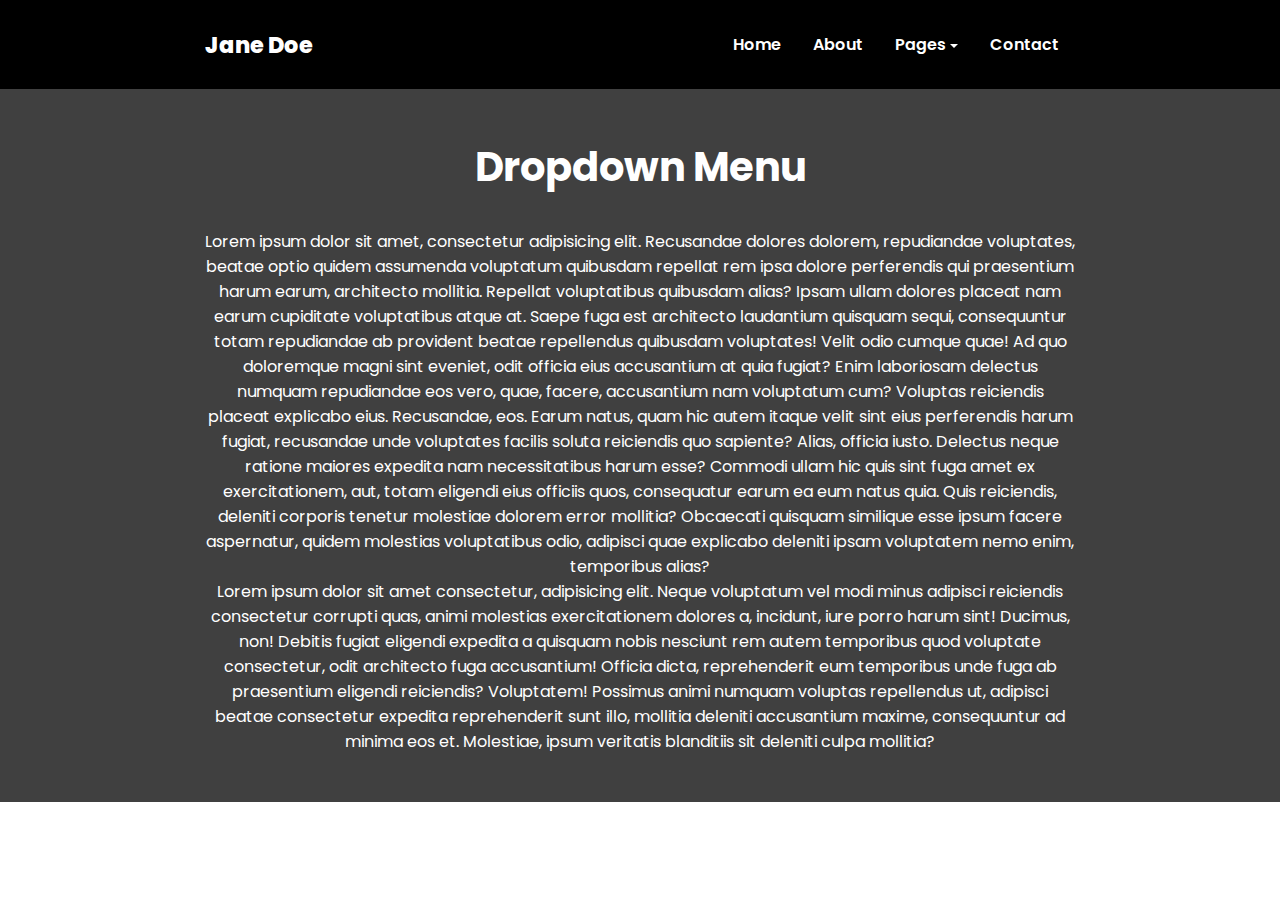
<file: 1/index.html>
<!DOCTYPE html>
<html lang="en">
<head>
  <meta charset="UTF-8">
  <meta name="viewport" content="width=device-width, initial-scale=1.0">
  <title>Мифтахова</title>
  <link rel="stylesheet" href="https://cdn.lineicons.com/5.0/lineicons.css" />
  <link rel="stylesheet" href="style.css">
</head>
<body>
  
<nav>
  <div class="container main-nav">
    <a href="#" class="logo"> Jane Doe</a>
    <input type="checkbox" id="toggle-btn">
    <label for="toggle-btn" class="toggler-open">
      <i class="lni lni-dashboard-square-1"></i>
    </label>
    <ul class="navbar">
      <li class="menu-item">
        <a href="#" class="menu-link">Home</a>
      </li>
      <li class="menu-item">
        <a href="#" class="menu-link">About</a>
      </li>
      <li class="menu-item dropdown">
        <a href="#" class="menu-link toggle-dropdown">Pages</a>
        <ul class="dropdown-menu">
          <li class="menu-icon">
            <a href="#" class="menu-link">Pricing</a>
          </li>
          <li class="menu-item dropdown-submenu">
            <a href="#" class="menu-link toggle-dropdown">Shop</a>
            <ul class="dropdown-menu">
              <li class="menu-item">
                <a href="#" class="menu-link">Shop-list</a>
              </li>
              <li class="menu-item">
                <a href="#" class="menu-link">Cart</a>
              </li>
              <li class="menu-item">
                <a href="#" class="menu-link">Order</a>
              </li>
              <li class="menu-item">
                <a href="#" class="menu-link">Checkout</a>
              </li>
            </ul>
          </li>
        </ul>
      </li>
      <li class="menu-item">
        <a href="#" class="menu-link">Contact</a>
      </li>
    </ul>
  </div>
</nav>
<section id="welcome">
  <div class="container">
    <h1>Dropdown Menu</h1>
    <div class="welcome-discription">
      <p>
        Lorem ipsum dolor sit amet, consectetur adipisicing elit. Recusandae dolores dolorem, repudiandae voluptates, beatae optio quidem assumenda voluptatum quibusdam repellat rem ipsa dolore perferendis qui praesentium harum earum, architecto mollitia.
        Repellat voluptatibus quibusdam alias? Ipsam ullam dolores placeat nam earum cupiditate voluptatibus atque at. Saepe fuga est architecto laudantium quisquam sequi, consequuntur totam repudiandae ab provident beatae repellendus quibusdam voluptates!
        Velit odio cumque quae! Ad quo doloremque magni sint eveniet, odit officia eius accusantium at quia fugiat? Enim laboriosam delectus numquam repudiandae eos vero, quae, facere, accusantium nam voluptatum cum?
        Voluptas reiciendis placeat explicabo eius. Recusandae, eos. Earum natus, quam hic autem itaque velit sint eius perferendis harum fugiat, recusandae unde voluptates facilis soluta reiciendis quo sapiente? Alias, officia iusto.
        Delectus neque ratione maiores expedita nam necessitatibus harum esse? Commodi ullam hic quis sint fuga amet ex exercitationem, aut, totam eligendi eius officiis quos, consequatur earum ea eum natus quia.
        Quis reiciendis, deleniti corporis tenetur molestiae dolorem error mollitia? Obcaecati quisquam similique esse ipsum facere aspernatur, quidem molestias voluptatibus odio, adipisci quae explicabo deleniti ipsam voluptatem nemo enim, temporibus alias?
      </p>
      <p>
        Lorem ipsum dolor sit amet consectetur, adipisicing elit. Neque voluptatum vel modi minus adipisci reiciendis consectetur corrupti quas, animi molestias exercitationem dolores a, incidunt, iure porro harum sint! Ducimus, non!
        Debitis fugiat eligendi expedita a quisquam nobis nesciunt rem autem temporibus quod voluptate consectetur, odit architecto fuga accusantium! Officia dicta, reprehenderit eum temporibus unde fuga ab praesentium eligendi reiciendis? Voluptatem!
        Possimus animi numquam voluptas repellendus ut, adipisci beatae consectetur expedita reprehenderit sunt illo, mollitia deleniti accusantium maxime, consequuntur ad minima eos et. Molestiae, ipsum veritatis blanditiis sit deleniti culpa mollitia?
      </p>
    </div>
  </div>
</section>
</file>
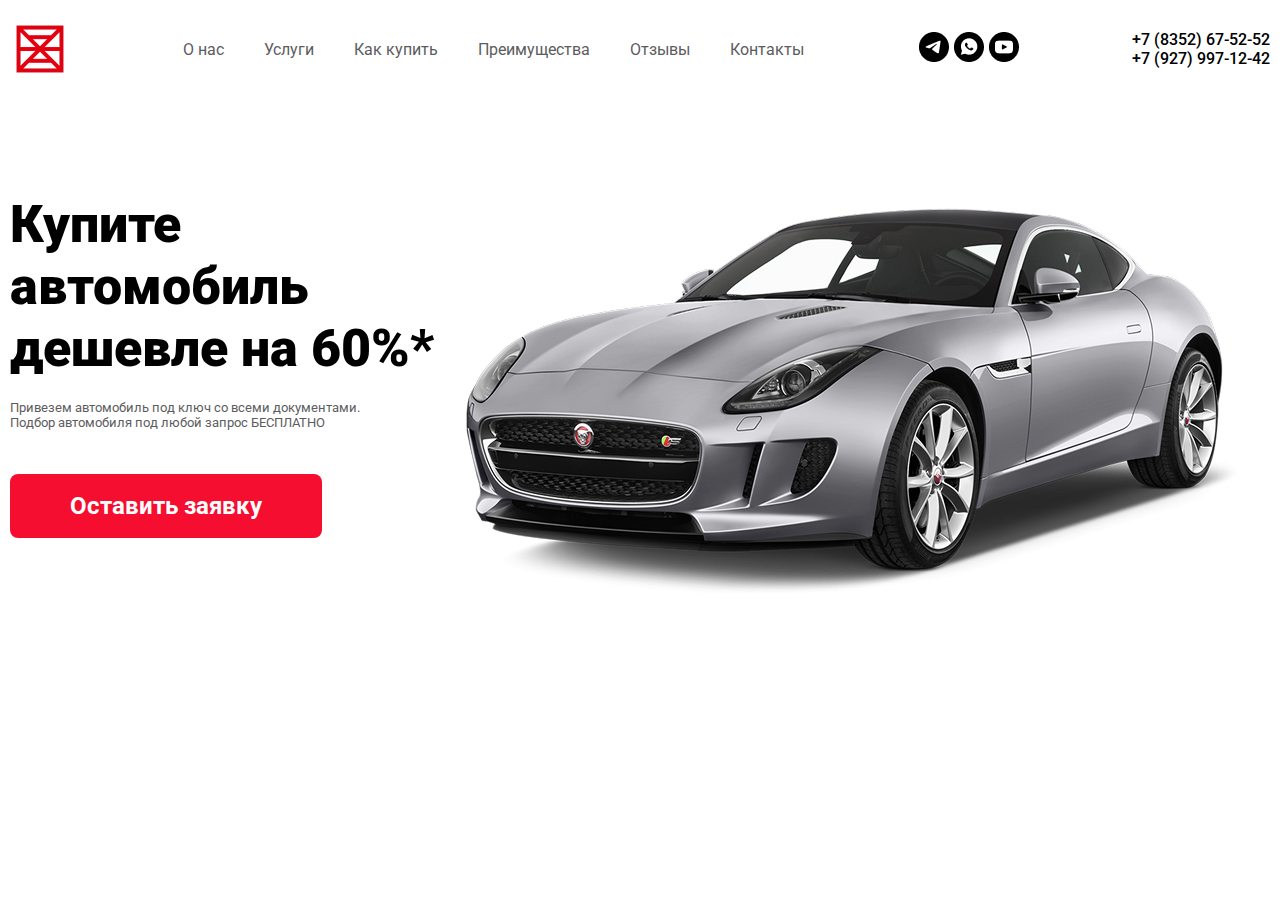
<file: avto/index.html>
<!DOCTYPE html>
<html lang="en">
<head>
  <meta charset="UTF-8">
  <meta name="viewport" content="width=device-width, initial-scale=1.0">
  <title>mur</title>
  <link rel="stylesheet" href="style.css">
</head>
<body>
  <header>
    <div class="container head">
      <img src="./img/logo.png" alt="logo" class="logo">
      <nav>
        <ul>
          <li><a href="#">О нас</a></li>
          <li><a href="#">Услуги</a></li>
          <li><a href="#">Как купить</a></li>
          <li><a href="#">Преимущества</a></li>
          <li><a href="#">Отзывы</a></li>
          <li><a href="#">Контакты</a></li>
        </ul>
      </nav>
      <div class="social">
        <img src="./img/tg.png" alt="telegram">
        <img src="./img/wup.png" alt="whatsupp">
        <img src="./img/yt.png" alt="youtube">
      </div>
        <p>+7 (8352) 67-52-52 <br> +7 (927) 997-12-42</p>

    </div>
  </header>
  <main>
    <div class="container main">
      <div class="content">
        <h1>Купите автомобиль <br> дешевле на 60%*</h1>
        <p>Привезем автомобиль под ключ со всеми документами. <br> Подбор автомобиля под любой запрос  БЕСПЛАТНО</p>
        <input type="button" value="Оставить заявку" class="b_1">
      </div>
      <img src="./img/car.png" alt="car">
    </div>
  </main>
</body>
</html>
</file>
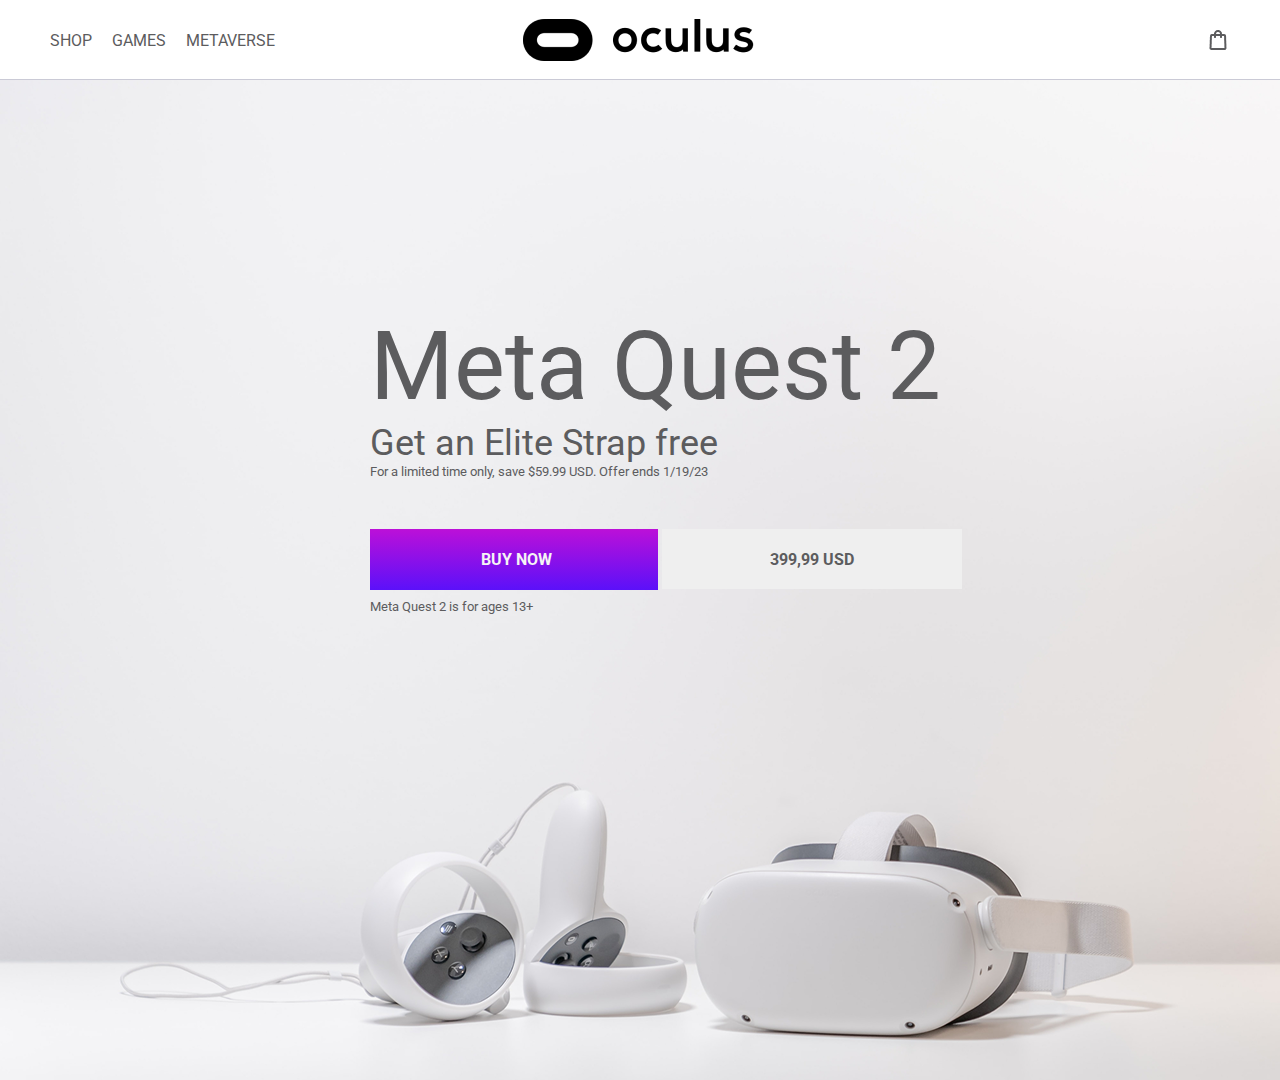
<file: oculus/index.html>
<!DOCTYPE html>
<html lang="en">
<head>
  <meta charset="UTF-8">
  <meta name="viewport" content="width=device-width, initial-scale=1.0">
  <title>mur</title>
  <link rel="stylesheet" href="style.css">
</head>
<body>
  <header>
    <div class="container head">
      <nav>
        <ul>
          <li><a href="#">SHOP</a></li>
          <li><a href="#">GAMES</a></li>
          <li><a href="#">METAVERSE</a></li>
        </ul>
      </nav>
      <img src="./img/logo.png" alt="logo" class="logo">
      <img src="./img/bag.png" alt="bag" class="bag">
    </div>
  </header>
  <main>
    <div class="container main">
      <h1>Meta Quest 2</h1>
      <h3>Get an Elite Strap free</h3>
      <p>For a limited time only, save $59.99 USD. Offer ends 1/19/23</p>
      <div class="buttons">
        <input type="button" value="BUY NOW" class="b_1">
        <input type="button" value="399,99 USD" class="b_2">
      </div>
      <p>Meta Quest 2 is for ages 13+</p>
    </div>
  </main>
</body>
</html>
</file>
<file: 1/style.css>
@import url("https://fonts.googleapis.com/css2?family=Poppins:ital,wght@0,100;0,200;0,300;0,400;0,500;0,600;0,700;0,800;0,900;1,100;1,200;1,300;1,400;1,500;1,600;1,700;1,800;1,900&display=swap");
/* font-family: "Poppins", sans-serif; */
*,
::after,
::before {
  box-sizing: border-box;
  margin: 0;
  padding: 0;
}
h1 {
  font-size: 2.5rem;
  color: #fff;
  text-align: center;
}
li {
  list-style: none;
}
a {
  text-decoration: none;
}
body {
  font-family: "Poppins", sans-serif;
}
nav {
  background-color: #000;
  padding: 1rem 0;
}
.main-nav {
  display: flex;
  align-items: center;
  justify-content: space-between;
}
.container {
  max-width: 900px;
  margin: 0 auto;
  padding: 0 15px;
}
.logo {
  font-size: 1.4rem;
  font-weight: 800;
  color: #fff;
}
.navbar {
  display: flex;
}
#toggle-btn {
  display: none;
}
.toggler-open {
  display: none;
}
.menu-item {
  position: relative;
  padding: 0 1rem;
}
.menu-link {
  color: #fff;
  font-weight: 600;
  padding: 1rem 0;
  display: block;
  white-space: nowrap;
  transition: all 0.5s ease-in-out;
}
.menu-link:hover {
  color: #ee9c00;
}
/* ===== Dropdown  =====*/
.toggle-dropdown::after {
  display: inline-block;
  margin-left: 0.255em;
  vertical-align: middle;
  content: "";
  border-top: 0.3em solid;
  border-right: 0.3em solid transparent;
  border-bottom: 0;
  border-left: 0.3em solid transparent;
}
.dropdown-menu {
  position: absolute;
  opacity: 0;
  visibility: hidden;
  background: #000;
  min-width: 150px;
  margin-top: 15px;
  transition: all 0.4s;
}
.menu-item.dropdown:hover > .dropdown-menu, .menu-item.dropdown-submenu:hover>.dropdown-menu{
  visibility: visible;
  opacity: 1;
  transition: all 0.3s ease-in-out;
}
.dropdown-submenu .toggle-dropdown::after {
  border-top: .3em solid transparent;
  border-right: 0;
  border-bottom: .3em solid transparent;
  border-left: .3em solid;
  margin-left: 5em;
}
.dropdown-submenu .dropdown-menu{
  margin-top: 0;
  left: 100%;
  top: -10px;
}
/* Welcome section */
#welcome{
  background-color: #404040;
  color: #fff;
  padding: 3rem 0;
}
.welcome-discription{
  margin-top:  2rem;
  text-align: center;
}
/* Taregets screens with a maximum width of 992px */
@media (max-width: 992px) {
  .toggler-open{
    font-size: 1.5rem;
    display: block;
    cursor: pointer;
    color: #fff;
  }
  .navbar{
    display: none;
  }
  .main-nav input[type="checkbox"]:checked~.navbar{
    display: block;
    position: absolute;
    background-color: rgb(236,242,250);
    width: 100%;
    left: 0px;
    top: 60px;
    padding: 15px;
  }
  .menu-item{
    margin: 15px 0;
    padding: 0;
  }
  .menu-link{
    font-size: 1.125rem;
    color: #261f44;
    padding: 0;
  }
  .dropdown-menu{
    position: static;
    display: none;
    margin-top: 0;
    background: none;
  }
  .menu-item.dropdown:hover > .dropdown-menu, .menu-item.dropdown-submenu:hover>.dropdown-menu{
    display: block;
    animation: fadeIn 1s ease;
  }
  .dropdown-submenu .toggle-dropdown::after {
    margin-left: .5em;
  }


}
@keyframes fadeIn{
  0%{
    opacity: 0;
  }
  100%{
    opacity: 1;
  }
}
</file>
<file: avto/style.css>
@import url('https://fonts.googleapis.com/css2?family=Inter:ital,opsz,wght@0,14..32,100..900;1,14..32,100..900&family=Roboto:ital,wght@0,100..900;1,100..900&display=swap');


* {
  margin: 0;
  padding: 0;
  box-sizing: border-box;
  font-family: "Roboto", sans-serif;
}

.container {
  max-width: 1403px;
  margin: 0 auto;
  padding: 0 10px;
}

header {

  height: 80px;
}

.head {
  display: flex;
  justify-content: space-between;
  align-items: center;
  padding-top: 19px;
}

ul {
  display: flex;
  gap: 40px;
  list-style: none;
}

a {
  text-decoration: none;
  font-weight: 400;
  font-size: 16px;
  color: #5c5c5e;
}

.social {
  gap: 1px;
}

p {
  font-weight: 500;
  font-size: 16px;
  color: #000;
}

.main {
  padding-top: 114px;
  display: flex;
}

h1 {
  font-weight: 900;
  font-size: 52px;
  line-height: 119%;
  color: #000;
}  

.content p {
  margin-top: 20px;
  font-weight: 400;
  font-size: 13px;
  color: #5c5c5e;
}

.b_1 {
  margin-top: 44px;
  border-radius: 8px;
  padding: 8px 32px;
  width: 312px;
  height: 64px;
  font-weight: 700;
  font-size: 24px;
  line-height: 117%;
  text-align: center;
  color: #fff;
  background: #f50e30;
  border: none;
}
</file>
<file: oculus/style.css>
@import url('https://fonts.googleapis.com/css2?family=Roboto:ital,wght@0,100..900;1,100..900&display=swap');


* {
  margin: 0;
  padding: 0;
  box-sizing: border-box;
  font-family: "Roboto", sans-serif;
}

.container {
  max-width: 1200px;
  margin: 0 auto;
  padding: 0 10px;
}

header {
  border-bottom: 1px solid #cacad6;
  height: 80px;
}

.head {
  display: flex;
  justify-content: space-between;
  align-items: center;
  padding-top: 19px;
}

ul {
  display: flex;
  gap: 20px;
  list-style: none;
}

a {
  text-decoration: none;
  font-weight: 400;
  font-size: 16px;
  color: #5c5c5e;
}

.logo {
  display: flex;
  justify-content: center;
  padding-right: 200px;
}

main {
  background-image: url(./img/fon.png);
  width: 1920px;
  height: 1000px;
}

.main {
  padding-top: 230px;
}

h1 {
  font-weight: 400;
  font-size: 96px;
  color: #5c5c5e;
}

h3 {
  font-weight: 400;
  font-size: 36px;
  color: #5c5c5e;
}

p {
  font-weight: 400;
  font-size: 13px;
  color: #5c5c5e;
}

.b_1 {
  margin-top: 50px;
  margin-bottom: 9px;
  padding: 21px 111px;
  width: 288px;
  height: 61px;
  background: linear-gradient(180deg, #bc10d8 0%, rgba(80, 0, 250, 0.93) 100%);
  font-weight: 700;
  font-size: 16px;
  color: #f6f4f5;
  border: none;
}

.b_2 {
  padding: 21px 106px;
  width: 300px;
  height: 60px;
  font-family: var(--font4);
  font-weight: 700;
  font-size: 16px;
  color: #5c5c5e;
  border: none;
}
</file>
